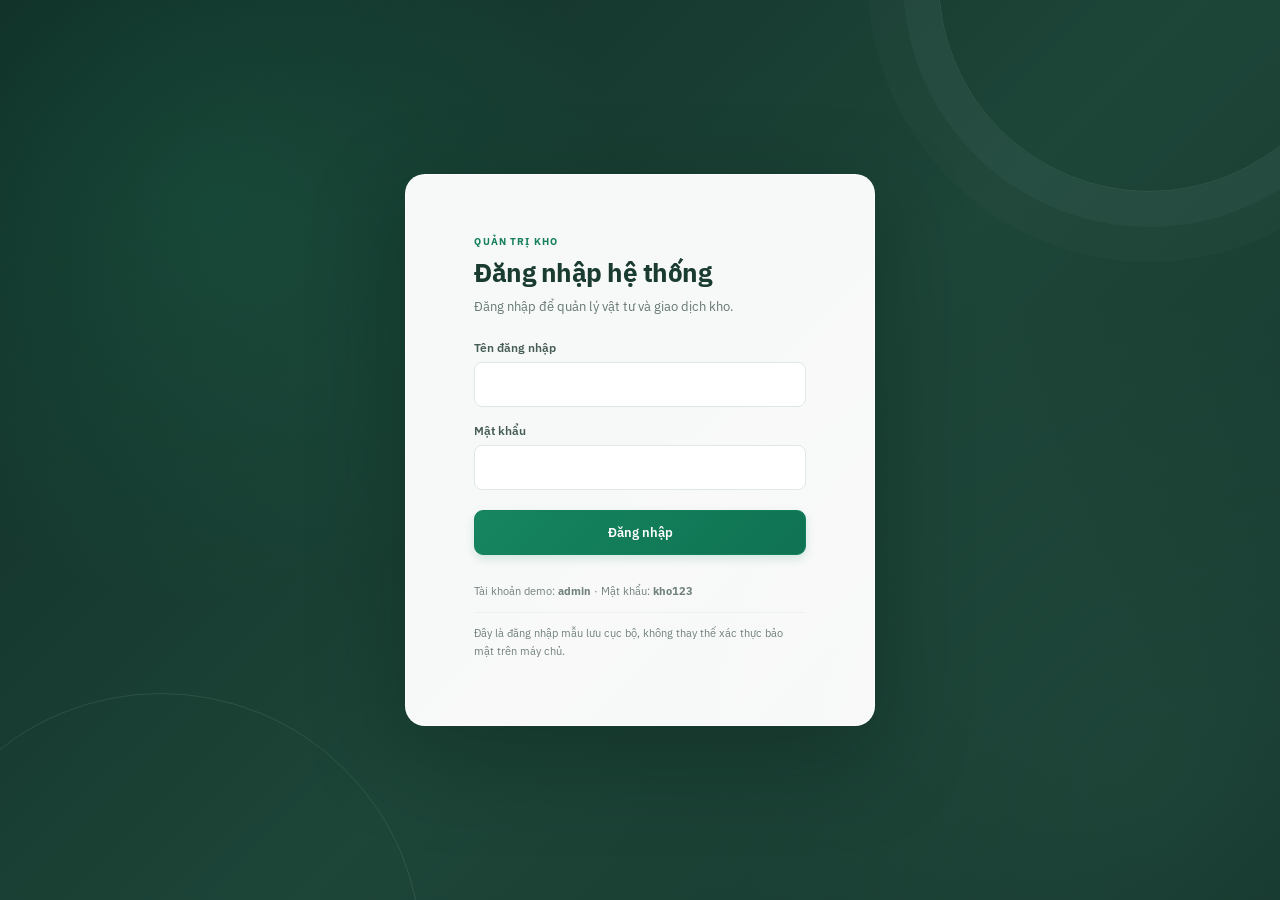
<file: index.html>
<!doctype html>
<html lang="vi">
  <head>
    <meta charset="utf-8" />
    <meta name="viewport" content="width=device-width, initial-scale=1" />
    <title>Tổng quan kho vật tư</title>
    <link rel="preconnect" href="https://fonts.googleapis.com" />
    <link rel="preconnect" href="https://fonts.gstatic.com" crossorigin />
    <link
      href="https://fonts.googleapis.com/css2?family=IBM+Plex+Sans:wght@400;500;600;700&display=swap"
      rel="stylesheet"
    />
    <link rel="stylesheet" href="style.css" />
    <script src="script.js"></script>
  </head>
  <body>
    <header class="topbar">
      <div class="brand">
        <span>QUẢN LÝ KHO VẬT TƯ</span>
      </div>
      <div class="top-right">
        <span class="top-date" id="today"></span><span>Trần Manh Huy</span
        ><span class="user">MA</span>
      </div>
    </header>
    <div class="layout">
      <aside class="sidebar">
        <div class="warehouse">
          <div class="label">Không gian làm việc</div>
          <div class="warehouse-name">Kho trung tâm · Hà Nội</div>
        </div>
        <div class="nav-label">Quản lý kho</div>
        <nav class="nav" aria-label="Điều hướng">
          <a class="active" href="index.html">Tổng quan</a>
          <a href="kho.html">Kho khác</a>
          <a href="vat-tu.html">Vật tư</a>
          <a href="phieu-nhap.html">Phiếu nhập</a>
          <a href="phieu-xuat.html">Phiếu xuất</a>
          <a href="kiem-ke.html">Kiểm kê</a>
          <a href="nha-cung-cap.html">Nhà cung cấp</a>
          <a href="bao-cao.html">Báo cáo</a>
          <a href="cai-dat.html">Cài đặt</a>
        </nav>
      </aside>
      <main>
        <section class="banner">
          <div>
            <div class="eyebrow">Thứ Ba · Kho trung tâm</div>
            <h1>Tổng quan kho</h1>
            <p class="subtitle">
              Theo dõi vật tư, số lượng tồn và hoạt động kho trong ngày.
            </p>
          </div>
          <div class="actions">
            <a class="button" href="bao-cao.html">Xem báo cáo</a
            ><a class="button primary" href="vat-tu.html">Danh mục vật tư</a>
          </div>
        </section>
        <section class="metrics">
          <div class="metric">
            <div class="metric-label">Tổng mã vật tư</div>
            <div class="metric-value" id="dashboard-product-count">128</div>
            <div class="metric-note">
              <span class="up">+6</span> mã mới trong tháng
            </div>
          </div>
          <div class="metric">
            <div class="metric-label">Giá trị tồn kho</div>
            <div class="metric-value" id="dashboard-stock-value">486,2 tr</div>
            <div class="metric-note">Theo giá nhập gần nhất</div>
          </div>
          <div class="metric">
            <div class="metric-label">Sắp hết hàng</div>
            <div class="metric-value" id="dashboard-low-count">07</div>
            <div class="metric-note">
              <span class="warn">Cần bổ sung</span> dưới định mức
            </div>
          </div>
          <div class="metric">
            <div class="metric-label">Chờ xác nhận</div>
            <div class="metric-value" id="dashboard-pending-count">04</div>
            <div class="metric-note">2 phiếu nhập · 2 phiếu xuất</div>
          </div>
        </section>
        <section>
          <div class="section-head">
            <div>
              <h2>Tồn kho vật tư</h2>
              <div class="caption" id="dashboard-inventory-caption">Danh sách hàng hóa tại kho trung tâm.</div>
            </div>
            <a class="link" href="vat-tu.html">Xem toàn bộ danh mục →</a>
          </div>
          <div class="table-wrap">
            <table>
              <thead>
                <tr>
                  <th>MÃ VẬT TƯ</th>
                  <th>TÊN VẬT TƯ</th>
                  <th>NHÓM</th>
                  <th>VỊ TRÍ</th>
                  <th>TỒN KHO</th>
                  <th>ĐỊNH MỨC</th>
                  <th>TÌNH TRẠNG</th>
                </tr>
              </thead>
              <tbody id="dashboard-inventory-list">
                <tr>
                  <td>VT-00124</td>
                  <td>
                    <div class="product">Dây điện Cadivi 2.5mm</div>
                    <div class="sku">cuộn</div>
                  </td>
                  <td>Điện công nghiệp</td>
                  <td>Kệ A-02</td>
                  <td><span class="qty">148</span> cuộn</td>
                  <td>40 cuộn</td>
                  <td><span class="status good">Còn hàng</span></td>
                </tr>
                <tr>
                  <td>VT-00087</td>
                  <td>
                    <div class="product">Bu lông lục giác M10 x 50</div>
                    <div class="sku">cái</div>
                  </td>
                  <td>Cơ khí</td>
                  <td>Kệ C-01</td>
                  <td><span class="qty">18</span> cái</td>
                  <td>50 cái</td>
                  <td><span class="status low">Sắp hết</span></td>
                </tr>
                <tr>
                  <td>VT-00056</td>
                  <td>
                    <div class="product">Găng tay bảo hộ phủ PU</div>
                    <div class="sku">đôi</div>
                  </td>
                  <td>Bảo hộ lao động</td>
                  <td>Kệ B-04</td>
                  <td><span class="qty">12</span> đôi</td>
                  <td>30 đôi</td>
                  <td><span class="status low">Sắp hết</span></td>
                </tr>
                <tr>
                  <td>VT-00102</td>
                  <td>
                    <div class="product">CB tép 2P 20A LS</div>
                    <div class="sku">cái</div>
                  </td>
                  <td>Điện công nghiệp</td>
                  <td>Kệ A-01</td>
                  <td><span class="qty">64</span> cái</td>
                  <td>20 cái</td>
                  <td><span class="status good">Còn hàng</span></td>
                </tr>
                <tr>
                  <td>VT-00093</td>
                  <td>
                    <div class="product">Mũi khoan thép HSS 8mm</div>
                    <div class="sku">cái</div>
                  </td>
                  <td>Cơ khí</td>
                  <td>Kệ C-03</td>
                  <td><span class="qty">0</span> cái</td>
                  <td>10 cái</td>
                  <td><span class="status empty">Hết hàng</span></td>
                </tr>
              </tbody>
            </table>
          </div>
        </section>
        <section class="lower">
          <div class="panel">
            <div class="panel-title"><h2>Hoạt động gần đây</h2></div>
            <div class="activity">
              <span class="time">09:42</span
              ><span
                ><span class="type">NHẬP KHO</span> · Dây điện Cadivi
                2.5mm</span
              ><strong>+120 cuộn</strong>
            </div>
            <div class="activity">
              <span class="time">09:16</span
              ><span
                ><span class="type out">XUẤT KHO</span> · Găng tay bảo hộ</span
              ><strong>-24 đôi</strong>
            </div>
            <div class="activity">
              <span class="time">08:50</span
              ><span
                ><span class="type">KIỂM KÊ</span> · Kệ A-03, khu cơ khí</span
              ><strong>Hoàn tất</strong>
            </div>
          </div>
          <div class="panel">
            <div class="panel-title"><h2>Cần bổ sung</h2></div>
            <div class="stock-line">
              <strong>Bu lông M10 x 50</strong
              ><span class="stock-note">18 / 50 cái</span>
            </div>
            <div class="stock-line">
              <strong>Găng tay bảo hộ</strong
              ><span class="stock-note">12 / 30 đôi</span>
            </div>
            <div class="stock-line">
              <strong>Băng keo cách điện</strong
              ><span class="stock-note">8 / 25 cuộn</span>
            </div>
          </div>
        </section>
      </main>
    </div>
    <footer class="footer">
      <span>Hệ thống quản lý kho vật tư</span><span id="dashboard-footer-warehouse">Kho trung tâm · 2026</span>
    </footer>
  </body>
</html>
</file>
<file: style.css>
:root {
  font-family: "IBM Plex Sans", sans-serif;
  color: #202720;
  background: #f4f5f2;
  font-synthesis: none;
  text-rendering: optimizeLegibility;
  --ink: #202720;
  --muted: #778078;
  --line: #dfe3dc;
  --paper: #fff;
  --green: #236b4d;
  --green-soft: #e7f0e9;
  --amber: #a76613;
  --amber-soft: #f8eedc;
  --red: #ad4138;
  --red-soft: #f7e8e5;
}
* {
  box-sizing: border-box;
}
body {
  margin: 0;
  min-width: 320px;
  min-height: 100vh;
}
button,
input,
select {
  font: inherit;
  color: inherit;
}
button {
  cursor: pointer;
}
.topbar {
  height: 52px;
  display: flex;
  align-items: center;
  justify-content: space-between;
  padding: 0 25px;
  background: #202a24;
  color: #f2f5f1;
  border-bottom: 1px solid #39443d;
}
.brand {
  display: flex;
  align-items: center;
  gap: 9px;
  font-size: 13px;
  font-weight: 600;
  letter-spacing: 0.2px;
}
.top-right {
  display: flex;
  align-items: center;
  gap: 17px;
  color: #c4cdc5;
  font-size: 11px;
}
.user {
  width: 27px;
  height: 27px;
  display: grid;
  place-items: center;
  border: 1px solid #59645b;
  color: #fff;
  font-weight: 600;
}
.layout {
  min-height: calc(100vh - 82px);
  display: grid;
  grid-template-columns: 190px minmax(0, 1fr);
}
.sidebar {
  position: sticky;
  top: 0;
  z-index: 5;
  align-self: start;
  height: calc(100vh - 52px);
  overflow-y: auto;
  padding: 14px 11px;
  background: #e9ece7;
  border-right: 1px solid var(--line);
}
.warehouse {
  padding: 9px 10px 14px;
  border-bottom: 1px solid #d6dcd4;
}
.label {
  color: var(--muted);
  font-size: 9px;
  font-weight: 600;
  letter-spacing: 0.8px;
  text-transform: uppercase;
}
.warehouse-name {
  margin-top: 4px;
  font-size: 13px;
  font-weight: 600;
}
.warehouse-list {
  border: 1px solid var(--line);
  background: var(--paper);
}
.warehouse-list details + details {
  border-top: 1px solid var(--line);
}
.warehouse-list summary {
  display: flex;
  align-items: center;
  justify-content: space-between;
  gap: 12px;
  min-height: 52px;
  padding: 8px 13px;
  cursor: pointer;
  list-style-position: inside;
  font-size: 11px;
  font-weight: 600;
}
.warehouse-list summary:hover {
  background: #f7f8f5;
}
.warehouse-summary {
  display: inline-flex;
  align-items: center;
  gap: 12px;
}
.warehouse-summary small {
  color: var(--muted);
  font-size: 10px;
  font-weight: 400;
}
.warehouse-detail {
  padding: 0 12px 12px;
}
.nav-label {
  margin: 17px 9px 7px;
  color: #828b82;
  font-size: 9px;
  font-weight: 600;
  letter-spacing: 0.8px;
  text-transform: uppercase;
}
.nav {
  display: grid;
  gap: 2px;
}
.nav a {
  height: 32px;
  display: block;
  padding: 8px 9px;
  border-left: 2px solid transparent;
  color: #505950;
  text-decoration: none;
  font-size: 11px;
}
.nav a:hover {
  background: #dfe5de;
}
.nav a.active {
  border-left-color: var(--green);
  background: #dce8dd;
  color: #20593f;
  font-weight: 600;
}
main {
  min-width: 0;
  padding: 19px 24px 25px;
}
.banner {
  display: flex;
  align-items: center;
  justify-content: space-between;
  gap: 15px;
  padding: 15px 17px;
  border: 1px solid #d6e0d5;
  background: #e8efe7;
}
.stocktake-banner {
  flex-wrap: wrap;
  gap: 14px 24px;
}
.stocktake-banner-copy {
  flex: 1 1 220px;
  min-width: 0;
}
.stocktake-banner .subtitle {
  max-width: none;
}
.stocktake-banner-actions {
  flex: 0 1 auto;
  flex-wrap: wrap;
  justify-content: flex-end;
  gap: 8px;
}
.stocktake-banner-actions .button {
  min-height: 36px;
  padding: 0 12px;
  color: var(--ink);
  font-size: 12px;
  text-decoration: none;
}
.stocktake-banner-actions .button.primary {
  color: #fff;
}

.eyebrow {
  margin-bottom: 3px;
  color: var(--green);
  font-size: 9px;
  font-weight: 700;
  letter-spacing: 0.9px;
  text-transform: uppercase;
}
h1 {
  margin: 0;
  font-size: 19px;
  font-weight: 600;
}
.subtitle {
  margin: 4px 0 0;
  color: #637064;
  font-size: 11px;
}
.actions {
  display: flex;
  gap: 6px;
  flex-shrink: 0;
}
.button {
  display: inline-flex;
  align-items: center;
  justify-content: center;
  height: 31px;
  padding: 0 10px;
  border: 1px solid var(--line);
  background: #fff;
  text-align: center;
  font-size: 10px;
  font-weight: 500;
}
.button:hover {
  background: #f4f6f2;
}
.row-actions {
  display: flex;
  align-items: center;
  gap: 5px;
}
.stocktake-detail {
  margin-top: 14px;
}
.stocktake-detail-title,
.stocktake-detail-actions {
  display: flex;
  align-items: center;
  justify-content: space-between;
  gap: 12px;
}
.stocktake-detail-title .form-note {
  margin: 3px 0 0;
}
.stocktake-detail-actions {
  padding: 10px 12px;
  border-top: 1px solid var(--line);
}
.stocktake-count-input {
  width: 120px;
}
.button-danger {
  border-color: #e8cfcc;
  background: var(--red-soft);
  color: var(--red);
}
.button-danger:disabled {
  opacity: 0.7;
}
.primary {
  border-color: var(--green);
  background: var(--green);
  color: white;
}
.primary:hover {
  background: #19583e;
}
.metrics {
  display: grid;
  grid-template-columns: repeat(4, minmax(0, 1fr));
  margin: 13px 0 18px;
  border: 1px solid var(--line);
  background: var(--paper);
}
.metric {
  padding: 11px 13px;
  border-right: 1px solid var(--line);
}
.metric:last-child {
  border: 0;
}
.metric-label {
  color: var(--muted);
  font-size: 13px;
}
.metric-value {
  margin-top: 3px;
  font-size: 20px;
  font-weight: 600;
}
.metric-note {
  margin-top: 2px;
  color: var(--muted);
  font-size: 13px;
}
.up {
  color: var(--green);
  font-weight: 600;
}
.warn {
  color: var(--amber);
  font-weight: 600;
}
.section-head {
  display: flex;
  align-items: center;
  justify-content: space-between;
  margin-bottom: 8px;
}
h2 {
  margin: 0;
  font-size: 13px;
  font-weight: 600;
}
.caption {
  margin-top: 2px;
  color: var(--muted);
  font-size: 13px;
}
.link {
  padding: 3px 0;
  border: 0;
  background: none;
  color: var(--green);
  font-size: 13px;
  font-weight: 600;
  text-decoration: none;
}
.filters {
  display: flex;
  align-items: center;
  gap: 6px;
  flex-wrap: wrap;
  margin-bottom: 8px;
}
.field {
  height: 30px;
  min-width: 135px;
  padding: 0 8px;
  border: 1px solid var(--line);
  border-radius: 0;
  background: #fff;
  font-size: 13px;
  outline: none;
}
.field:focus {
  border-color: #6e9a7d;
  box-shadow: 0 0 0 2px var(--green-soft);
}
.search {
  width: 240px;
}
.filter-spacer {
  flex: 1;
}
.result-count {
  color: var(--muted);
  font-size: 13px;
}
.table-wrap {
  overflow: auto;
  border: 1px solid var(--line);
  background: #fff;
}
table {
  width: 100%;
  border-collapse: collapse;
  text-align: left;
  white-space: nowrap;
}
thead {
  background: #f5f7f3;
}
th {
  height: 31px;
  padding: 0 11px;
  border-bottom: 1px solid var(--line);
  color: #697269;
  font-size: 9px;
  font-weight: 600;
}
td {
  height: 43px;
  padding: 0 11px;
  border-bottom: 1px solid #e9ece7;
  font-size: 13px;
}
tbody tr:last-child td {
  border-bottom: 0;
}
tbody tr:hover {
  background: #fafbf9;
}
.product {
  font-weight: 600;
}
.sku {
  margin-top: 1px;
  color: var(--muted);
  font-size: 13px;
}
.qty {
  font-weight: 600;
}
.status {
  display: inline-flex;
  min-height: 18px;
  align-items: center;
  padding: 0 6px;
  font-size: 13px;
  font-weight: 600;
}
.good {
  background: var(--green-soft);
  color: var(--green);
}
.low {
  background: var(--amber-soft);
  color: var(--amber);
}
.empty {
  background: var(--red-soft);
  color: var(--red);
}
.table-footer {
  min-height: 32px;
  display: flex;
  align-items: center;
  justify-content: space-between;
  padding: 0 10px;
  border-top: 1px solid var(--line);
  color: var(--muted);
  font-size: 13px;
}
.pages {
  display: flex;
  gap: 3px;
}
.page {
  width: 22px;
  height: 21px;
  border: 1px solid var(--line);
  background: #fff;
  font-size: 13px;
}
.page.current {
  border-color: var(--green);
  background: var(--green);
  color: #fff;
}
.lower {
  display: grid;
  grid-template-columns: 1.15fr 0.85fr;
  gap: 12px;
  margin-top: 15px;
}
.panel {
  border: 1px solid var(--line);
  background: #fff;
}
.panel-title {
  padding: 9px 11px;
  border-bottom: 1px solid var(--line);
}
.activity,
.stock-line {
  min-height: 34px;
  display: grid;
  align-items: center;
  gap: 8px;
  padding: 0 11px;
  border-bottom: 1px solid #e9ece7;
  font-size: 13px;
}
.activity {
  grid-template-columns: 45px 1fr auto;
}
.stock-line {
  grid-template-columns: 1fr auto;
}
.activity:last-child,
.stock-line:last-child {
  border-bottom: 0;
}
.time,
.stock-note {
  color: var(--muted);
}
.type {
  color: var(--green);
  font-weight: 600;
}
.type.out {
  color: var(--amber);
}
.footer {
  height: 30px;
  display: flex;
  align-items: center;
  justify-content: space-between;
  padding: 0 25px;
  border-top: 1px solid var(--line);
  background: #fff;
  color: var(--muted);
  font-size: 13px;
}
.toast {
  position: fixed;
  right: 17px;
  bottom: 17px;
  z-index: 5;
  padding: 10px 13px;
  background: #202a24;
  color: white;
  font-size: 13px;
  opacity: 0;
  transform: translateY(6px);
  transition: 0.18s;
  pointer-events: none;
}
.toast.show {
  opacity: 1;
  transform: translateY(0);
}
.backdrop {
  position: fixed;
  inset: 0;
  z-index: 10;
  display: none;
  align-items: center;
  justify-content: center;
  padding: 15px;
  background: #16201877;
}
.backdrop.open {
  display: flex;
}
.modal {
  width: min(420px, 100%);
  border: 1px solid var(--line);
  background: #fff;
}
.modal-head {
  display: flex;
  align-items: center;
  justify-content: space-between;
  padding: 12px 15px;
  border-bottom: 1px solid var(--line);
}
.modal-head h2 {
  font-size: 14px;
}
.close {
  width: 25px;
  height: 25px;
  border: 1px solid var(--line);
  background: #fff;
  font-size: 16px;
}
.form {
  display: grid;
  grid-template-columns: 1fr 1fr;
  gap: 10px;
  padding: 14px 15px;
}
.form-field {
  display: grid;
  gap: 4px;
}
.form-field-wide {
  grid-column: 1 / -1;
}
.form-field label {
  color: #5d675e;
  font-size: 13px;
  font-weight: 600;
}
.form-field input,
.form-field select,
.form-field textarea {
  height: 31px;
  width: 100%;
  padding: 0 8px;
  border: 1px solid var(--line);
  border-radius: 0;
  background: #fff;
  font-size: 13px;
  outline: none;
}
.form-field textarea {
  min-height: 72px;
  padding: 8px;
  resize: vertical;
}
.form-actions {
  display: flex;
  align-items: center;
  justify-content: space-between;
  gap: 10px;
}
.login-page {
  min-height: 100vh;
  display: grid;
  place-items: center;
  padding: 20px;
  background: #f4f5f2;
}
.login-card {
  width: min(440px, 100%);
  border: 1px solid var(--line);
  background: var(--paper);
}
.login-card > .eyebrow,
.login-card > h1,
.login-card > .subtitle,
.login-note {
  margin-right: 18px;
  margin-left: 18px;
}
.login-card > .eyebrow {
  margin-top: 20px;
}
.login-card > h1 {
  font-size: 22px;
}
.login-form {
  grid-template-columns: 1fr;
}
.login-form .button {
  width: 100%;
}
.login-error {
  margin: 0;
  color: var(--red);
  font-size: 13px;
}
.login-note {
  color: var(--muted);
  font-size: 12px;
}
[hidden] {
  display: none !important;
}
.transaction-form {
  margin-bottom: 16px;
}
.transaction-form > .panel-title {
  display: flex;
  align-items: center;
  justify-content: space-between;
  gap: 12px;
}
.form-note {
  margin: 0;
  color: var(--muted);
  font-size: 13px;
}
.form-actions {
  display: flex;
  align-items: center;
  justify-content: space-between;
  gap: 12px;
  padding: 0 15px 12px;
}
.document-heading {
  display: flex;
  align-items: flex-start;
  justify-content: space-between;
  gap: 16px;
  padding: 4px 0 13px;
  border-bottom: 1px solid #aeb8ad;
}
.document-organization {
  font-size: 13px;
  font-weight: 700;
  letter-spacing: 0.3px;
}
.document-warehouse {
  margin-top: 4px;
  color: var(--muted);
  font-size: 12px;
}
.document-title {
  min-width: 190px;
  text-align: center;
}
.document-title h3 {
  margin: 0;
  font-size: 17px;
  letter-spacing: 0.6px;
}
.document-title span {
  display: block;
  margin-top: 4px;
  color: var(--muted);
  font-size: 11px;
}
.document-items-detail td {
  padding: 10px 14px;
  background: #f7f8f5;
  color: #505950;
  font-size: 13px;
}
.document-items-detail ol {
  display: grid;
  gap: 4px;
  margin: 0;
  padding-left: 22px;
}
.document-items-note {
  margin: 0 0 7px;
  color: var(--amber);
  font-size: 11px;
  font-weight: 600;
}
.voucher-item-count {
  margin-bottom: 4px;
  color: #505950;
  font-size: 11px;
  font-weight: 600;
}
.voucher-items-list {
  display: grid;
  gap: 3px;
  margin: 0;
  padding-left: 18px;
  color: #505950;
  font-size: 12px;
}
.button:disabled {
  cursor: not-allowed;
  opacity: 0.55;
}
.modal-actions {
  display: flex;
  justify-content: flex-end;
  gap: 6px;
  padding: 10px 15px;
  border-top: 1px solid var(--line);
}
@media (max-width: 800px) {
  .layout {
    grid-template-columns: 155px minmax(0, 1fr);
  }
  main {
    padding: 15px;
  }
  .metrics {
    grid-template-columns: 1fr 1fr;
  }
  .metric:nth-child(2) {
    border-right: 0;
  }
  .metric:nth-child(-n + 2) {
    border-bottom: 1px solid var(--line);
  }
  .lower {
    grid-template-columns: 1fr;
  }
}
@media (max-width: 560px) {
  .topbar {
    height: 47px;
    padding: 0 12px;
  }
  .top-right {
    gap: 8px;
  }
  .top-date {
    display: none;
  }
  .layout {
    display: block;
    min-height: calc(100vh - 77px);
  }
  .sidebar {
    height: auto;
    overflow: visible;
    padding: 5px 8px;
    border-right: 0;
    border-bottom: 1px solid var(--line);
  }
  .warehouse,
  .nav-label {
    display: none;
  }
  .nav {
    display: flex;
    overflow: auto;
    gap: 2px;
  }
  .nav a {
    flex: 0 0 auto;
    height: 30px;
    padding: 8px;
    border-left: 0;
    border-bottom: 2px solid transparent;
  }
  .nav a.active {
    border-bottom-color: var(--green);
  }
  main {
    padding: 12px 10px 18px;
  }
  .banner {
    align-items: flex-start;
    padding: 11px;
  }

  .subtitle {
    max-width: 220px;
    line-height: 1.4;
  }
  .actions .button:not(.primary) {
    display: none;
  }
  .stocktake-banner-actions .button:not(.primary) {
    display: inline-flex;
  }
  h1 {
    font-size: 17px;
  }
  .metric {
    padding: 9px;
  }
  .metric-value {
    font-size: 18px;
  }
  .search {
    width: 100%;
    flex: 1 1 100%;
  }
  .field {
    min-width: 0;
    flex: 1;
  }
  .filter-spacer {
    display: none;
  }
  .footer {
    padding: 0 10px;
  }
  .document-heading {
    flex-direction: column;
    gap: 10px;
  }
  .document-title {
    min-width: 0;
    width: 100%;
    text-align: left;
  }
}
@page {
  size: A4 portrait;
  margin: 14mm;
}
@media print {
  body {
    min-width: 0;
    background: #fff;
    color: #000;
  }
  .topbar,
  .sidebar,
  .footer,
  main > :not(.transaction-form),
  .transaction-form > .panel-title,
  .form-actions {
    display: none !important;
  }
  .layout {
    display: block;
    min-height: 0;
  }
  main {
    padding: 0;
  }
  .transaction-form {
    margin: 0;
    border: 0;
  }
  .form {
    gap: 12px 16px;
    padding: 0;
  }
  .form-field label {
    color: #000;
  }
  .form-field input,
  .form-field select,
  .form-field textarea {
    border: 0;
    border-bottom: 1px solid #777;
    background: transparent;
    color: #000;
    appearance: none;
  }
  .form-field textarea {
    min-height: 90px;
  }
  .document-heading {
    padding-top: 0;
    border-bottom: 1px solid #333;
  }
  .document-warehouse,
  .document-title span,
  .signature span {
    color: #333;
  }
}
.report-transactions {
  margin-top: 15px;
}

/* Refined warehouse workspace */
:root {
  color: #172b26;
  background: #f3f6f5;
  --ink: #172b26;
  --muted: #71817d;
  --line: #e3ebe8;
  --paper: #fff;
  --green: #14805e;
  --green-soft: #e4f4ed;
  --amber: #a76613;
  --amber-soft: #fff4df;
  --red: #b54747;
  --red-soft: #fcebea;
  --shadow-card: 0 8px 26px rgb(27 55 46 / 5%);
}

body {
  color: var(--ink);
  background:
    radial-gradient(ellipse at 86% 0%, rgb(221 240 232 / 38%), transparent 32rem),
    #f3f6f5;
}

.topbar {
  position: relative;
  z-index: 6;
  height: 64px;
  padding: 0 30px;
  background: #102a24;
  border-bottom: 1px solid rgb(255 255 255 / 8%);
  box-shadow: 0 4px 18px rgb(13 37 31 / 12%);
}

.brand {
  gap: 12px;
  color: #f5fbf8;
  font-size: 13px;
  letter-spacing: 0.7px;
}

.brand::before {
  width: 31px;
  height: 31px;
  display: grid;
  place-items: center;
  border: 1px solid rgb(158 228 195 / 38%);
  border-radius: 10px;
  background: linear-gradient(145deg, #24a477, #147154);
  box-shadow: 0 5px 12px rgb(14 128 91 / 28%);
  color: #fff;
  content: "K";
  font-size: 15px;
  font-weight: 700;
}

.top-right {
  gap: 14px;
  color: #c4d5ce;
  font-size: 12px;
}

.user {
  width: 34px;
  height: 34px;
  border: 1px solid rgb(190 224 207 / 28%);
  border-radius: 50%;
  background: #25473c;
  color: #e9fff3;
  font-size: 11px;
}

.layout {
  min-height: calc(100vh - 94px);
  grid-template-columns: 238px minmax(0, 1fr);
}

.sidebar {
  top: 64px;
  height: calc(100vh - 64px);
  padding: 22px 14px;
  background: #fff;
  border-right: 1px solid var(--line);
}

.warehouse {
  margin: 0 2px 19px;
  padding: 14px 12px 16px;
  border: 1px solid #e6eeea;
  border-radius: 12px;
  background: linear-gradient(135deg, #f8fbf9, #f0f7f3);
}

.label,
.nav-label {
  color: #82918b;
  font-size: 10px;
  letter-spacing: 1px;
}

.warehouse-name {
  margin-top: 7px;
  color: #26443a;
  font-size: 13px;
}

.nav-label {
  margin: 20px 11px 9px;
}

.nav {
  gap: 4px;
}

.nav a {
  position: relative;
  height: auto;
  min-height: 40px;
  padding: 11px 12px 11px 15px;
  border: 0;
  border-radius: 9px;
  color: #5e706a;
  font-size: 13px;
  transition: background-color 180ms ease, color 180ms ease, transform 180ms ease;
}

.nav a:hover {
  transform: translateX(2px);
  background: #f1f7f4;
  color: #1b7255;
}

.nav a.active {
  background: #e8f5ee;
  color: #126b4d;
  font-weight: 600;
}

.nav a.active::before {
  position: absolute;
  top: 9px;
  bottom: 9px;
  left: 0;
  width: 3px;
  border-radius: 0 5px 5px 0;
  background: #16835f;
  content: "";
}

main {
  padding: 30px clamp(18px, 3vw, 42px) 38px;
  animation: workspace-enter 460ms ease both;
}

.banner {
  position: relative;
  overflow: hidden;
  min-height: 130px;
  padding: 25px 27px;
  border: 1px solid #dcebe3;
  border-radius: 16px;
  background: linear-gradient(112deg, #eaf6ef 0%, #f5faf7 64%, #e8f4ee 100%);
  box-shadow: var(--shadow-card);
}

.banner::after {
  position: absolute;
  top: -76px;
  right: 7%;
  width: 210px;
  height: 210px;
  border: 1px solid rgb(20 128 94 / 8%);
  border-radius: 50%;
  box-shadow: 0 0 0 24px rgb(20 128 94 / 3%), 0 0 0 48px rgb(20 128 94 / 2%);
  content: "";
  pointer-events: none;
}

.banner > * {
  position: relative;
  z-index: 1;
}

.eyebrow {
  margin-bottom: 7px;
  color: #16805c;
  font-size: 10px;
  letter-spacing: 1.15px;
}

h1 {
  color: #18392e;
  font-size: clamp(22px, 2vw, 27px);
  font-weight: 700;
  letter-spacing: -0.5px;
}

.subtitle {
  margin-top: 7px;
  color: #657970;
  font-size: 13px;
  line-height: 1.55;
}

.actions {
  gap: 9px;
}

.button {
  min-height: 38px;
  height: auto;
  padding: 0 14px;
  border: 1px solid #dce7e2;
  border-radius: 9px;
  background: #fff;
  color: #344b42;
  font-size: 12px;
  font-weight: 600;
  text-decoration: none;
  transition: transform 160ms ease, box-shadow 160ms ease, border-color 160ms ease, background-color 160ms ease;
}

.button:hover {
  transform: translateY(-1px);
  border-color: #b9d8c8;
  background: #f9fcfa;
  box-shadow: 0 5px 13px rgb(25 80 59 / 9%);
}

.button:active {
  transform: translateY(0);
}

.button:focus-visible,
.nav a:focus-visible,
.link:focus-visible {
  outline: 3px solid rgb(20 128 94 / 26%);
  outline-offset: 2px;
}

.primary {
  border-color: #14805e;
  background: linear-gradient(135deg, #168660, #0f7252);
  box-shadow: 0 4px 10px rgb(20 128 94 / 16%);
  color: #fff;
}

.primary:hover {
  border-color: #0e684b;
  background: linear-gradient(135deg, #117b58, #0c6449);
  color: #fff;
}

.metrics {
  gap: 13px;
  margin: 18px 0 25px;
  border: 0;
  background: transparent;
}

.metric {
  min-width: 0;
  padding: 18px 19px;
  border: 1px solid var(--line);
  border-radius: 13px;
  background: var(--paper);
  box-shadow: var(--shadow-card);
  transition: transform 180ms ease, box-shadow 180ms ease;
  animation: card-enter 420ms ease both;
}

.metric:nth-child(2) {
  animation-delay: 45ms;
}

.metric:nth-child(3) {
  animation-delay: 90ms;
}

.metric:nth-child(4) {
  animation-delay: 135ms;
}

.metric:hover {
  transform: translateY(-3px);
  box-shadow: 0 12px 28px rgb(27 55 46 / 9%);
}

.metric-label {
  color: #71817b;
  font-size: 12px;
  font-weight: 500;
}

.metric-value {
  margin-top: 9px;
  color: #18392e;
  font-size: clamp(22px, 2vw, 29px);
  font-weight: 700;
  letter-spacing: -0.6px;
}

.metric-note {
  margin-top: 6px;
  color: #84918c;
  font-size: 11px;
  line-height: 1.5;
}

.section-head {
  gap: 14px;
  margin-bottom: 12px;
}

h2 {
  color: #203a31;
  font-size: 16px;
  font-weight: 700;
  letter-spacing: -0.2px;
}

.caption {
  margin-top: 5px;
  color: #7a8983;
  font-size: 12px;
  line-height: 1.5;
}

.link {
  color: #147d59;
  font-size: 12px;
  text-decoration: none;
}

.table-wrap {
  overflow: auto;
  border: 1px solid var(--line);
  border-radius: 12px;
  background: #fff;
  box-shadow: var(--shadow-card);
}

table {
  min-width: 660px;
}

thead {
  background: #f6f9f7;
}

th {
  height: 42px;
  padding: 0 14px;
  border-bottom: 1px solid var(--line);
  color: #788780;
  font-size: 10px;
  letter-spacing: 0.45px;
}

td {
  height: 53px;
  padding: 8px 14px;
  border-bottom: 1px solid #edf1ef;
  color: #40564c;
  font-size: 12px;
}

tbody tr {
  transition: background-color 150ms ease;
}

tbody tr:hover {
  background: #f7fbf8;
}

.product {
  color: #29473b;
  font-size: 12px;
}

.sku {
  color: #8a9791;
  font-size: 11px;
}

.status {
  min-height: 23px;
  padding: 2px 9px;
  border-radius: 20px;
  font-size: 10px;
  font-weight: 600;
}

.good {
  background: #e7f5ed;
  color: #17734f;
}

.low {
  background: #fff3dc;
  color: #9a6416;
}

.empty {
  background: #fcebea;
  color: #ad4141;
}

.lower {
  gap: 16px;
  margin-top: 21px;
}

.panel {
  overflow: hidden;
  border: 1px solid var(--line);
  border-radius: 13px;
  background: #fff;
  box-shadow: var(--shadow-card);
}

.panel-title {
  padding: 16px 18px;
  border-bottom: 1px solid #edf1ef;
}

.activity,
.stock-line {
  min-height: 48px;
  padding: 7px 17px;
  border-bottom: 1px solid #edf1ef;
  color: #465a51;
  font-size: 12px;
}

.time,
.stock-note {
  color: #87948e;
  font-size: 11px;
}

.type {
  color: #16805c;
  font-size: 10px;
}

.form {
  gap: 15px;
  padding: 19px;
}

.form-field {
  gap: 7px;
}

.form-field label {
  color: #465d53;
  font-size: 12px;
  font-weight: 600;
}

.form-field input,
.form-field select,
.form-field textarea,
.field {
  min-height: 40px;
  height: auto;
  padding: 9px 11px;
  border: 1px solid #dfe8e3;
  border-radius: 8px;
  background: #fff;
  color: #263d33;
  font-size: 12px;
  transition: border-color 160ms ease, box-shadow 160ms ease;
}

.form-field textarea {
  min-height: 86px;
}

.form-field input:focus,
.form-field select:focus,
.form-field textarea:focus,
.field:focus {
  border-color: #63ad8b;
  box-shadow: 0 0 0 3px rgb(20 128 94 / 12%);
}

.form-field input::placeholder,
.form-field textarea::placeholder {
  color: #a1ada7;
}

.form-note {
  color: #82908a;
  font-size: 11px;
  line-height: 1.5;
}

.form-actions {
  padding: 0 19px 18px;
}

.transaction-form {
  margin-bottom: 21px;
}

.transaction-form > .panel-title {
  padding: 17px 19px;
}

.document-heading {
  border-bottom-color: #e2ebe6;
}

.document-organization {
  color: #234537;
  font-size: 12px;
}

.document-title h3 {
  color: #1c4434;
  font-size: 16px;
}

.footer {
  min-height: 42px;
  height: auto;
  padding: 10px 30px;
  border-top: 1px solid var(--line);
  background: #fff;
  color: #87948e;
  font-size: 11px;
}

.toast {
  right: 24px;
  bottom: 24px;
  padding: 13px 17px;
  border: 1px solid rgb(255 255 255 / 12%);
  border-radius: 10px;
  background: #173a2e;
  box-shadow: 0 12px 30px rgb(13 37 31 / 20%);
  font-size: 12px;
}

.backdrop {
  background: rgb(16 42 36 / 52%);
  backdrop-filter: blur(4px);
}

.modal {
  overflow: hidden;
  border: 1px solid var(--line);
  border-radius: 14px;
  box-shadow: 0 24px 70px rgb(10 34 27 / 22%);
  animation: card-enter 220ms ease both;
}

.modal-head {
  padding: 16px 19px;
  background: #f8fbf9;
}

.login-page {
  position: relative;
  overflow: hidden;
  background:
    radial-gradient(circle at 17% 23%, rgb(34 153 107 / 18%), transparent 25rem),
    radial-gradient(circle at 88% 83%, rgb(55 117 95 / 15%), transparent 28rem),
    linear-gradient(135deg, #102d26, #1d4538 55%, #17372e);
}

.login-page::before,
.login-page::after {
  position: fixed;
  width: 420px;
  height: 420px;
  border: 1px solid rgb(222 255 237 / 10%);
  border-radius: 50%;
  content: "";
  pointer-events: none;
}

.login-page::before {
  top: -230px;
  right: -80px;
  box-shadow: 0 0 0 35px rgb(222 255 237 / 3%), 0 0 0 70px rgb(222 255 237 / 2%);
}

.login-page::after {
  bottom: -315px;
  left: -100px;
  width: 520px;
  height: 520px;
}

.login-card {
  position: relative;
  z-index: 1;
  width: min(470px, 100%);
  overflow: hidden;
  border: 1px solid rgb(255 255 255 / 72%);
  border-radius: 20px;
  background: rgb(255 255 255 / 97%);
  box-shadow: 0 30px 90px rgb(5 26 19 / 34%);
  animation: card-enter 560ms cubic-bezier(0.2, 0.8, 0.2, 1) both;
}

.login-card > .eyebrow,
.login-card > h1,
.login-card > .subtitle,
.login-note {
  margin-right: 30px;
  margin-left: 30px;
}

.login-card > .eyebrow {
  margin-top: 30px;
  font-size: 10px;
}

.login-card > h1 {
  color: #193b30;
  font-size: 26px;
}

.login-card > .subtitle {
  margin-top: 8px;
}

.login-form {
  gap: 16px;
  padding: 23px 30px 18px;
}

.login-form .form-field input {
  min-height: 45px;
}

.login-form .button {
  min-height: 45px;
  width: 100%;
  margin-top: 4px;
  font-size: 13px;
}

.login-note {
  margin-top: 10px;
  margin-bottom: 12px;
  font-size: 11px;
  line-height: 1.6;
}

.login-note:last-child {
  margin-bottom: 27px;
  padding-top: 12px;
  border-top: 1px solid #edf1ef;
}

@keyframes workspace-enter {
  from {
    opacity: 0;
    transform: translateY(8px);
  }
  to {
    opacity: 1;
    transform: translateY(0);
  }
}

@keyframes card-enter {
  from {
    opacity: 0;
    transform: translateY(10px);
  }
  to {
    opacity: 1;
    transform: translateY(0);
  }
}

@media (max-width: 1000px) {
  .layout {
    grid-template-columns: 205px minmax(0, 1fr);
  }

  .sidebar {
    padding-right: 11px;
    padding-left: 11px;
  }

  main {
    padding-right: 22px;
    padding-left: 22px;
  }
}

@media (max-width: 800px) {
  .layout {
    grid-template-columns: 178px minmax(0, 1fr);
  }

  .metric {
    padding: 15px;
  }

  .banner {
    padding: 21px;
  }

  .actions .button {
    padding: 0 11px;
  }
}

@media (max-width: 560px) {
  .topbar {
    height: 56px;
    padding: 0 14px;
  }

  .brand {
    gap: 8px;
    font-size: 10px;
  }

  .brand::before {
    width: 28px;
    height: 28px;
  }

  .top-right {
    gap: 8px;
    font-size: 10px;
  }

  .user {
    width: 29px;
    height: 29px;
  }

  .layout {
    min-height: calc(100vh - 96px);
  }

  .sidebar {
    padding: 7px 8px;
    background: #fff;
  }

  .nav {
    gap: 4px;
    padding-bottom: 2px;
  }

  .nav a {
    min-height: 34px;
    padding: 9px 10px;
    border-radius: 8px;
    font-size: 11px;
  }

  .nav a.active::before {
    display: none;
  }

  .nav a.active {
    border: 0;
    background: #e8f5ee;
  }

  main {
    padding: 14px 12px 24px;
  }

  .banner {
    min-height: auto;
    flex-direction: column;
    gap: 13px;
    padding: 19px;
    border-radius: 13px;
  }

  .banner::after {
    right: -100px;
  }

  h1 {
    font-size: 22px;
  }

  .subtitle {
    max-width: none;
    font-size: 12px;
  }

  .actions {
    flex-wrap: wrap;
  }

  .actions .button:not(.primary) {
    display: inline-flex;
  }

  .stocktake-banner-actions .button:not(.primary) {
    display: inline-flex;
  }

  .metrics {
    gap: 9px;
    margin: 13px 0 22px;
  }

  .metric {
    padding: 13px;
    border: 1px solid var(--line);
    border-radius: 11px;
  }

  .metric-value {
    font-size: 21px;
  }

  .metric-label {
    font-size: 11px;
    line-height: 1.4;
  }

  .section-head {
    align-items: flex-start;
  }

  .section-head .button,
  .section-head .link {
    flex-shrink: 0;
  }

  .lower {
    gap: 12px;
  }

  .form {
    gap: 13px;
    padding: 15px;
  }

  .transaction-form > .panel-title {
    padding: 15px;
  }

  .form-actions {
    align-items: flex-start;
    padding: 0 15px 15px;
  }

  .footer {
    padding: 10px 12px;
  }

  .login-page {
    padding: 16px;
  }

  .login-card {
    border-radius: 16px;
  }

  .login-card > .eyebrow,
  .login-card > h1,
  .login-card > .subtitle,
  .login-note {
    margin-right: 22px;
    margin-left: 22px;
  }

  .login-card > .eyebrow {
    margin-top: 24px;
  }

  .login-card > h1 {
    font-size: 23px;
  }

  .login-form {
    padding: 20px 22px 14px;
  }

  .login-note:last-child {
    margin-bottom: 22px;
  }
}

@media (prefers-reduced-motion: reduce) {
  *,
  *::before,
  *::after {
    scroll-behavior: auto !important;
    animation-duration: 0.01ms !important;
    animation-iteration-count: 1 !important;
    transition-duration: 0.01ms !important;
  }
}

.warehouse-switcher {
  display: block;
  width: 100%;
  min-width: 0;
  min-height: 39px;
  margin-top: 8px;
  padding: 8px 25px 8px 10px;
  overflow: hidden;
  border: 1px solid #d5e6dc;
  border-radius: 8px;
  background-color: #fff;
  color: #24463a;
  cursor: pointer;
  font-size: 11px;
  font-weight: 600;
  text-overflow: ellipsis;
}

.warehouse-switcher:focus-visible {
  border-color: #63ad8b;
  outline: 3px solid rgb(20 128 94 / 16%);
  outline-offset: 1px;
}

.appearance-settings {
  margin-top: 16px;
}

.appearance-settings .form {
  grid-template-columns: minmax(220px, 360px);
}

@media screen {
  :root[data-theme="dark"] {
    color-scheme: dark;
    color: #e3eee9;
    background: #111c19;
    --ink: #e3eee9;
    --muted: #9aaca4;
    --line: #2c4038;
    --paper: #1b2a25;
    --green: #64c99b;
    --green-soft: #203d31;
    --amber: #e8b65f;
    --amber-soft: #45371f;
    --red: #ef8580;
    --red-soft: #482b2b;
    --shadow-card: 0 8px 26px rgb(0 0 0 / 15%);
  }

  :root[data-theme="dark"] body {
    color: var(--ink);
    background: radial-gradient(ellipse at 86% 0%, rgb(32 73 57 / 18%), transparent 32rem), #111c19;
  }

  :root[data-theme="dark"] .topbar {
    background: #0c1713;
    border-bottom-color: #263a31;
  }

  :root[data-theme="dark"] .sidebar,
  :root[data-theme="dark"] .panel,
  :root[data-theme="dark"] .table-wrap,
  :root[data-theme="dark"] .metrics,
  :root[data-theme="dark"] .metric,
  :root[data-theme="dark"] .login-card,
  :root[data-theme="dark"] .modal {
    border-color: var(--line);
    background-color: var(--paper);
    color: var(--ink);
  }

  :root[data-theme="dark"] .warehouse {
    border-color: #31483d;
    background: linear-gradient(135deg, #1d3028, #1a2923);
  }

  :root[data-theme="dark"] .warehouse-switcher {
    border-color: #3a5046;
    background-color: #14211b;
    color: #e0eee7;
    color-scheme: dark;
  }

  :root[data-theme="dark"] .warehouse-name,
  :root[data-theme="dark"] h1,
  :root[data-theme="dark"] h2,
  :root[data-theme="dark"] .metric-value,
  :root[data-theme="dark"] .product,
  :root[data-theme="dark"] .document-organization,
  :root[data-theme="dark"] .document-title h3 {
    color: #e0eee7;
  }

  :root[data-theme="dark"] .label,
  :root[data-theme="dark"] .nav-label,
  :root[data-theme="dark"] .metric-label,
  :root[data-theme="dark"] .metric-note,
  :root[data-theme="dark"] .caption,
  :root[data-theme="dark"] .subtitle,
  :root[data-theme="dark"] .form-note,
  :root[data-theme="dark"] .time,
  :root[data-theme="dark"] .stock-note,
  :root[data-theme="dark"] .sku,
  :root[data-theme="dark"] .document-warehouse,
  :root[data-theme="dark"] .document-title span {
    color: #9aaca4;
  }

  :root[data-theme="dark"] .nav a {
    color: #afc0b8;
  }

  :root[data-theme="dark"] .nav a:hover {
    background: #20352b;
    color: #b6efd0;
  }

  :root[data-theme="dark"] .nav a.active {
    background: #203d31;
    color: #a7e8c3;
  }

  :root[data-theme="dark"] .banner {
    border-color: #2b493a;
    background: linear-gradient(112deg, #1b3429 0%, #1b2d25 64%, #20372b 100%);
  }

  :root[data-theme="dark"] .eyebrow,
  :root[data-theme="dark"] .link,
  :root[data-theme="dark"] .type {
    color: #79d6a8;
  }

  :root[data-theme="dark"] .button,
  :root[data-theme="dark"] .close {
    border-color: #3a5046;
    background: #22332c;
    color: #d7e6de;
  }

  :root[data-theme="dark"] .button:hover,
  :root[data-theme="dark"] .close:hover {
    border-color: #56876e;
    background: #2a4035;
  }

  :root[data-theme="dark"] .button.primary,
  :root[data-theme="dark"] .button.primary:hover {
    border-color: #21875d;
    background: linear-gradient(135deg, #21875d, #176b4a);
    color: #fff;
  }

  :root[data-theme="dark"] .form-field label {
    color: #c4d4cc;
  }

  :root[data-theme="dark"] .form-field input,
  :root[data-theme="dark"] .form-field select,
  :root[data-theme="dark"] .form-field textarea,
  :root[data-theme="dark"] .field {
    border-color: #3a5046;
    background-color: #14211b;
    color: #e0eee7;
    color-scheme: dark;
  }

  :root[data-theme="dark"] .form-field input::placeholder,
  :root[data-theme="dark"] .form-field textarea::placeholder {
    color: #84988e;
  }

  :root[data-theme="dark"] .form-field input:focus,
  :root[data-theme="dark"] .form-field select:focus,
  :root[data-theme="dark"] .form-field textarea:focus,
  :root[data-theme="dark"] .field:focus {
    border-color: #64c99b;
    box-shadow: 0 0 0 3px rgb(100 201 155 / 14%);
  }

  :root[data-theme="dark"] thead,
  :root[data-theme="dark"] .modal-head,
  :root[data-theme="dark"] .panel-title {
    background: #1e3028;
  }

  :root[data-theme="dark"] th {
    border-bottom-color: var(--line);
    color: #a9bbb2;
  }

  :root[data-theme="dark"] td {
    border-bottom-color: #2a3c34;
    color: #c3d2ca;
  }

  :root[data-theme="dark"] tbody tr:hover {
    background: #203229;
  }

  :root[data-theme="dark"] .activity,
  :root[data-theme="dark"] .stock-line,
  :root[data-theme="dark"] .panel-title,
  :root[data-theme="dark"] .form-actions,
  :root[data-theme="dark"] .document-heading {
    border-bottom-color: #2d4037;
  }

  :root[data-theme="dark"] .good {
    background: #203d31;
    color: #91e0b5;
  }

  :root[data-theme="dark"] .low {
    background: #45371f;
    color: #f0c879;
  }

  :root[data-theme="dark"] .empty {
    background: #482b2b;
    color: #f19b96;
  }

  :root[data-theme="dark"] .footer {
    border-top-color: var(--line);
    background: #17241e;
    color: #9aaca4;
  }

  :root[data-theme="dark"] .toast {
    border-color: #395247;
    background: #203d31;
    color: #e3eee9;
  }

  :root[data-theme="dark"] .backdrop {
    background: rgb(3 10 7 / 70%);
  }

  :root[data-theme="dark"] .login-page {
    background:
      radial-gradient(circle at 17% 23%, rgb(34 153 107 / 13%), transparent 25rem),
      radial-gradient(circle at 88% 83%, rgb(55 117 95 / 12%), transparent 28rem),
      linear-gradient(135deg, #0b1c16, #153126 55%, #10271e);
  }

  :root[data-theme="dark"] .login-card {
    border-color: #344a3f;
    background: #1b2a25;
  }

  :root[data-theme="dark"] .login-card > h1 {
    color: #e0eee7;
  }

  :root[data-theme="dark"] .login-note:last-child {
    border-top-color: var(--line);
  }

  :root[data-theme="dark"] .table-footer,
  :root[data-theme="dark"] .page {
    border-color: var(--line);
    background: #1b2a25;
    color: #b8c9c0;
  }

  :root[data-theme="dark"] .page.current {
    border-color: #21875d;
    background: #176b4a;
    color: #fff;
  }

  :root[data-theme="dark"] .document-items-detail td {
    background: #1e3028;
    color: #c3d2ca;
  }

  :root[data-theme="dark"] .document-items-note {
    color: #f0c879;
  }
}

@media (max-width: 560px) {
  .warehouse {
    display: block;
    margin: 0 0 6px;
    padding: 5px 7px 7px;
    border: 0;
    background: transparent;
  }

  .warehouse .label {
    display: block;
    font-size: 9px;
  }

  .warehouse-switcher {
    min-height: 34px;
    margin-top: 4px;
  }
}
</file>
